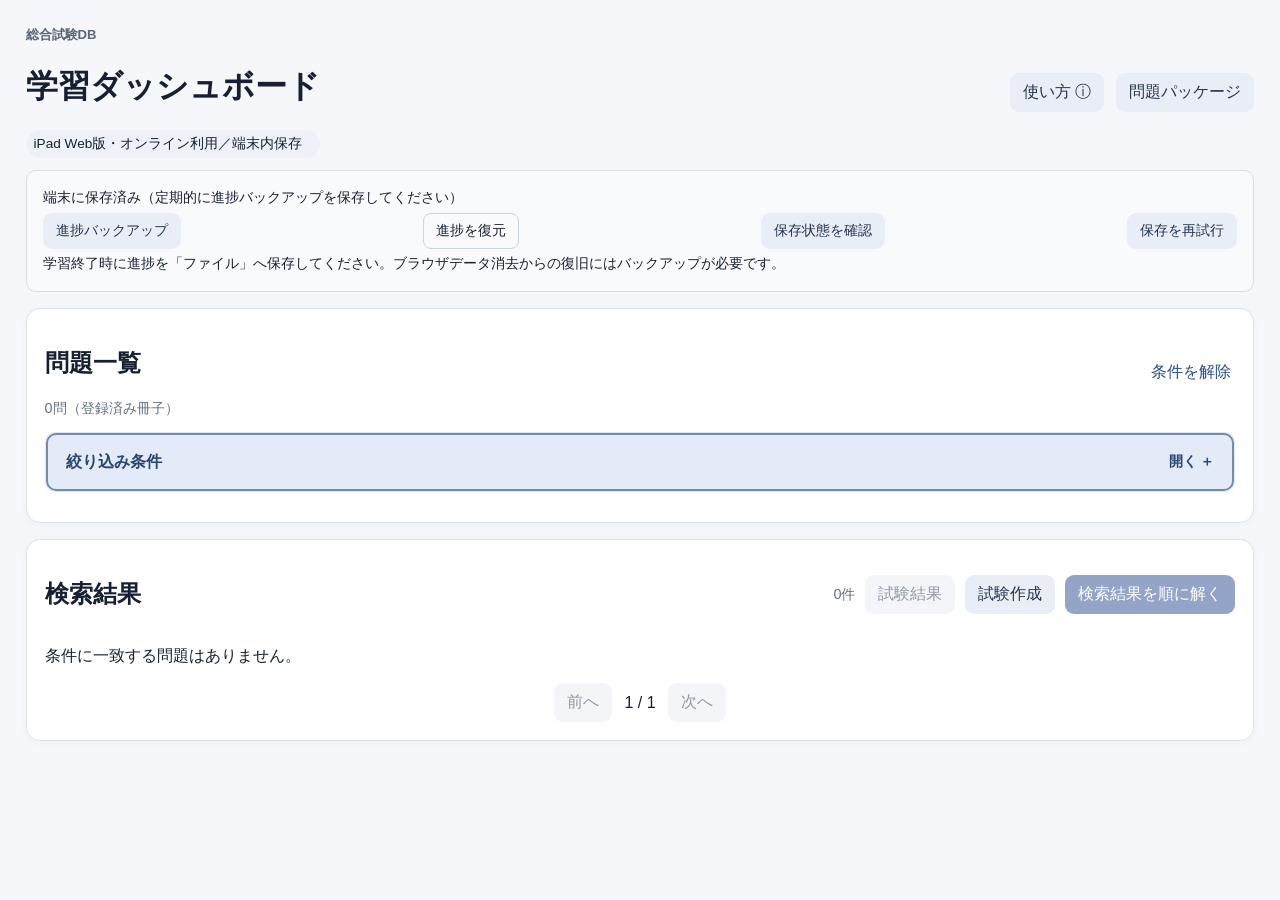
<file: ipad/index.html>
<!doctype html><html lang="ja"><head><meta charset="utf-8"><meta name="viewport" content="width=device-width,initial-scale=1"><title>総合試験 学習ツール iPad Web版</title><link rel="stylesheet" href="styles.css?rev=serial-context-20260929"><link rel="stylesheet" href="web.css?rev=filters-20261016"></head><body><div id="web-startup" role="status">保存領域を確認しています…</div><main>
<header class="topbar"><div><div class="eyebrow">総合試験DB</div><h1>学習ダッシュボード</h1><div id="offline-badge" class="offline">保存状態を確認中</div></div><div class="top-actions"><button id="open-help" class="secondary">使い方 ⓘ</button><button id="open-packages" class="secondary">問題パッケージ</button><button id="nav-back" class="secondary" hidden>前の一覧へ戻る</button><button id="go-home" class="secondary" hidden>トップへ</button></div></header><section class="web-storage"><p id="web-save-status" role="status">端末保存の準備中</p><div class="controls"><button id="web-backup" class="secondary">進捗バックアップ</button><label class="secondary web-file-button">進捗を復元<input type="file" id="web-restore" accept=".json,application/json"></label><button id="web-persist" class="secondary">保存状態を確認</button><button id="web-retry-save" class="secondary">保存を再試行</button></div><p id="web-backup-note" role="status">学習終了時に進捗を「ファイル」へ保存してください。ブラウザデータ消去からの復旧にはバックアップが必要です。</p></section>
<section id="list-view"><section class="panel filters"><div class="section-title"><div><h2 id="list-title">問題一覧</h2><div id="list-scope" class="muted"></div></div><button id="clear-filters" class="linklike">条件を解除</button></div>
<details id="filter-details" class="filter-disclosure"><summary><span>絞り込み条件</span><span class="filter-toggle-label"><span class="filter-open-label">開く ＋</span><span class="filter-close-label">閉じる −</span></span></summary><div class="keyword-row"><label>キーワード検索<input id="f-keyword" placeholder="問題コード・本文・選択肢・試験名・疾患" aria-describedby="keyword-help"><small id="keyword-help" class="muted">スペース区切りでAND検索</small></label></div>
<fieldset class="filter-group"><legend>試験</legend><div class="exam-fields"><fieldset class="exam-options"><legend>期</legend><div id="f-term" class="exam-checks"></div></fieldset><fieldset class="exam-options"><legend>I / II / III</legend><div id="f-session" class="exam-checks"></div></fieldset><fieldset class="exam-options"><legend>本試 / 再試</legend><div id="f-type" class="exam-checks"></div></fieldset><fieldset class="exam-options"><legend>前半 / 後半</legend><div id="f-half" class="exam-checks"></div></fieldset><fieldset class="exam-options"><legend>冊子</legend><div id="f-booklet" class="exam-checks"></div></fieldset></div><p class="filter-help">複数選択できます。未選択の項目はすべて表示します。</p></fieldset>
<fieldset class="filter-group classification-group"><legend>問題の分類</legend><div class="classification-fields"><label>問題区分<select id="f-category"><option value="">すべて</option><option value="general">一般問題</option><option value="clinical">臨床問題</option><option value="__unclassified__">未判定</option></select></label>
<div class="facet-row"><div class="facet"><details id="department-details" class="facet-disclosure"><summary class="facet-head"><strong>診療科</strong><span id="department-summary" class="muted">未選択</span></summary><input id="department-search" placeholder="23分類を検索"><div id="department-options" class="checklist"></div><label class="inline-check"><input type="checkbox" id="department-unclassified">診療科未分類</label><div class="facet-actions"><button id="apply-departments" class="secondary">適用</button><button id="clear-departments" class="linklike">全解除</button></div></details></div>
<div class="facet"><details id="disease-details" class="facet-disclosure"><summary class="facet-head"><strong>疾患名</strong><span id="disease-scope" class="muted"></span></summary><input id="disease-search" placeholder="現在の結果内を検索"><div id="disease-options" class="checklist"></div><label class="inline-check"><input type="checkbox" id="disease-unclassified">疾患未分類</label><div class="facet-actions"><button id="apply-diseases" class="secondary">適用</button><button id="clear-diseases" class="linklike">疾患条件だけをクリアして選び直す</button></div></details><div id="selected-disease-tags" class="chips"></div></div></div></div></fieldset><fieldset class="filter-group display-settings"><legend>学習・表示設定</legend><div class="display-fields"><label>学習状態<select id="f-learning"><option value="">すべて</option><option value="unanswered">未回答</option><option value="answered">回答済み</option><option value="ever_wrong">誤答経験あり</option></select></label><label>表示モード<select id="f-mode"><option value="explore">探索表示</option><option value="exam">試験形式入口</option></select></label><label>並び順<select id="f-sort"><option value="number">期・試験・冊子・問題番号順</option><option value="last">最終回答日時順</option><option value="wrong">誤答回数順</option><option value="review_asc">次回復習・早い順</option><option value="review_desc">次回復習・遅い順</option></select></label><label>1ページの表示数<select id="f-page-size"><option>10</option><option>20</option><option>50</option></select></label></div></fieldset><fieldset class="filter-group display-settings"><legend>復習用の絞り込み</legend><div class="review-filter-grid"><fieldset><legend>誤答回数</legend><div class="count-range"><label>以上<input id="f-wrong-min" type="number" min="0" step="1" placeholder="指定なし"></label><label>以下<input id="f-wrong-max" type="number" min="0" step="1" placeholder="指定なし"></label></div></fieldset><fieldset><legend>正答回数</legend><div class="count-range"><label>以上<input id="f-correct-min" type="number" min="0" step="1" placeholder="指定なし"></label><label>以下<input id="f-correct-max" type="number" min="0" step="1" placeholder="指定なし"></label></div></fieldset><fieldset><legend>現在の連続正解数</legend><div class="count-range"><label>以上<input id="f-streak-min" type="number" min="0" step="1" placeholder="指定なし"></label><label>以下<input id="f-streak-max" type="number" min="0" step="1" placeholder="指定なし"></label></div></fieldset></div><div class="overcome-controls"><label class="inline-check"><input id="f-exclude-overcome" type="checkbox">克服した問題を除外</label><label>連続正解<input id="f-overcome-count" type="number" min="1" step="1" value="3">回以上</label></div><p class="muted">採点済みの履歴から集計します。同じ日の正解も数え、不正解・採点保留で連続数をリセットします。各条件はすべて満たす問題を表示します。</p><div id="f-flags" class="question-flags"></div><button id="rename-flags" class="linklike">フラグ名を変更</button><p class="muted">フラグは複数選択できます。選んだいずれかのフラグを持つ問題を表示します。</p></fieldset></details><div id="active-filters" class="chips"></div></section><p id="editor-notice" class="muted" role="status"></p>
<section id="search-results-panel" class="panel"><div class="section-title"><h2>検索結果</h2><div class="result-actions"><span id="result-count" class="muted"></span><button id="show-exam-results" class="secondary" disabled>試験結果</button><button id="start-exam" class="secondary">試験作成</button><button id="resume-exam" class="secondary" hidden>試験を再開</button><button id="start-search-sequence">検索結果を順に解く</button></div></div><div id="origin-card" class="origin-card" hidden></div><div id="question-list"></div><div class="pager"><button id="prev-page" class="secondary">前へ</button><span id="page-info"></span><button id="next-page" class="secondary">次へ</button></div></section></section>
<section id="exam-results" class="panel" hidden></section><section id="exercise-view" hidden><section class="panel exercise"><div id="exam-session-bar" class="exam-session-bar" hidden><strong id="exam-session-status"></strong><button id="finish-exam">採点する</button></div><div class="exercise-head"><div><div id="position" class="eyebrow"></div><div id="code" class="muted"></div></div><div class="exercise-actions"><button id="related-back" class="secondary" hidden>関連移動前の問題へ戻る</button><span id="progress" class="pill"></span><button id="edit-current-question" class="secondary">この問題を編集</button></div></div><div class="related-return-slot" id="related-return-slot"></div><div id="search-sequence-nav" class="search-sequence-nav" hidden><div id="search-position-controls" class="search-position-controls"><button id="previous-question" class="secondary">前の問題</button><span id="search-position" aria-live="polite"></span><button id="next-question" class="secondary">次の問題</button></div><button id="return-search-results" class="linklike">検索結果に戻る</button></div><div id="question-flags" class="question-flags" aria-label="問題のフラグ"></div><p id="flag-save-status" class="muted" role="status"></p><details class="support"><summary>確認情報</summary><div id="confirmation"></div></details><div id="serial-context" class="context" hidden></div><div id="stem" class="prose"></div><section id="additional-info-section" hidden aria-labelledby="additional-info-title"><h3 id="additional-info-title">追加提示情報</h3><div id="additional-info" class="prose"></div></section><div id="prompt" class="prompt"></div><div id="figure-status" class="figure-status"></div><div id="figure-box" class="figure-box" hidden></div><div id="selection-hint" class="muted"></div><div id="choices"></div><div class="confidence-control"><div class="confidence-heading"><span id="confidence-label">信頼度（任意）</span><small id="confidence-help">解答前に設定してください</small></div><select id="confidence" hidden aria-hidden="true" tabindex="-1"><option value="">未選択</option><option value="confident">確信あり</option><option value="uncertain">迷った</option><option value="guess">推測</option></select><div id="confidence-buttons" class="confidence-buttons" role="radiogroup" aria-labelledby="confidence-label" aria-describedby="confidence-help"><button type="button" role="radio" data-confidence="confident" aria-checked="false" tabindex="-1"><span class="confidence-check" aria-hidden="true">✓</span><span>確信あり</span></button><button type="button" role="radio" data-confidence="uncertain" aria-checked="false" tabindex="-1"><span class="confidence-check" aria-hidden="true">✓</span><span>迷った</span></button><button type="button" role="radio" data-confidence="guess" aria-checked="false" tabindex="-1"><span class="confidence-check" aria-hidden="true">✓</span><span>推測</span></button><button type="button" role="radio" data-confidence="" aria-checked="true" tabindex="0"><span class="confidence-check" aria-hidden="true">✓</span><span>未選択</span></button></div></div><div class="controls"><button id="submit">解答する</button><button id="skip" class="secondary">この問題を飛ばす</button></div><div id="result" class="result" hidden></div><section id="after-answer" hidden><p id="answer-confidence" class="confidence-result"></p><section class="learning-block"><h2>疾患</h2><div id="answer-diseases"></div></section><section class="learning-block"><h2>解説</h2><div id="explanation"></div><div id="explanation-images" class="figure-box"></div></section><section class="learning-block"><h2>出題意図</h2><div id="intent"></div></section><section class="learning-block"><h2>学習要点</h2><div id="learning-points"></div></section><fieldset id="error-reasons"><legend>誤答理由（任意）</legend><label><input type="checkbox" name="error-reason" value="knowledge_gap"><span>知識不足</span></label><label><input type="checkbox" name="error-reason" value="differential_confusion"><span>鑑別の混同</span></label><label><input type="checkbox" name="error-reason" value="image_interpretation"><span>画像判断</span></label><label><input type="checkbox" name="error-reason" value="misreading"><span>読み違い</span></label><label><input type="checkbox" name="error-reason" value="calculation_unit"><span>計算・単位</span></label><label><input type="checkbox" name="error-reason" value="selection_error"><span>選択操作</span></label><label><input type="checkbox" name="error-reason" value="other"><span>その他</span></label><textarea id="error-note" rows="3" placeholder="自由記述"></textarea><button id="save-error" class="secondary">誤答理由を保存</button></fieldset><div class="learning-block"><h2>次回復習</h2><div class="review-controls"><input type="date" id="review-date"><button id="save-review" class="secondary">保存</button><button id="clear-review" class="linklike" disabled>復習日を解除</button></div></div><p id="learning-save-status" class="muted" role="status"></p><div class="link-columns"><div><h3>同一問題の出題先</h3><div id="answer-same-links"></div></div><div><h3>関連問題</h3><div id="answer-related-links"></div></div></div></section></section></section>
<dialog id="flag-name-dialog"><form id="flag-name-form"><h2>フラグ名を変更</h2><p>登録済みの問題との対応は維持されます。1〜30文字、重複しない名前を設定してください。</p><div id="flag-name-inputs"></div><p id="flag-name-error" role="alert"></p><div class="controls"><button type="submit">保存</button><button type="button" id="flag-name-cancel" class="secondary">キャンセル</button></div></form></dialog><dialog id="exam-review-dialog" aria-labelledby="exam-review-title"><div class="review-modal-header"><h2 id="exam-review-title"></h2><button id="exam-review-close" class="secondary" aria-label="問題の確認を閉じる">× 閉じる</button></div><div id="exam-review-body"></div></dialog><dialog id="exam-setup"><form id="exam-setup-form"><h2>試験モード</h2><p id="exam-setup-description"></p><label>出題数<input id="exam-count" type="number" min="1" step="1" required></label><label>出題順<select id="exam-order"><option value="list">現在の並び順</option><option value="random">ランダム</option></select></label><p class="muted">現在の検索結果から出題します。途中では解答・解説を表示しません。「採点する」で未回答を残して終了できます。正答率の分母は出題数です。回答時間は試験画面を表示していた時間です。</p><div class="controls"><button type="submit">開始する</button><button type="button" id="exam-setup-cancel" class="secondary">キャンセル</button></div></form></dialog><dialog id="image-viewer" aria-labelledby="image-viewer-title"><div class="image-viewer-shell"><div class="image-viewer-bar"><h2 id="image-viewer-title">問題画像</h2><div class="image-viewer-controls" aria-label="画像の表示操作"><button type="button" id="image-zoom-out" class="secondary" aria-label="縮小">−</button><button type="button" id="image-zoom-reset" class="secondary">全体表示</button><button type="button" id="image-zoom-in" class="secondary" aria-label="拡大">＋</button><button type="button" id="image-viewer-close" aria-label="画像を閉じる">×</button></div></div><div id="image-viewer-stage" class="image-viewer-stage" tabindex="0" aria-label="拡大画像。ホイールで拡大縮小、ドラッグで移動できます"><img id="image-viewer-image" alt=""></div><p class="image-viewer-help">ホイールまたは＋−で拡大縮小・ドラッグで移動・0で全体表示・Escで閉じる</p></div></dialog>
<dialog id="help-dialog" aria-label="使い方"><iframe id="help-frame" title="使い方の説明" data-src="help.html?rev=bundle-20261016"></iframe></dialog><dialog id="web-package-dialog"><div class="section-title"><h2>問題パッケージ</h2><button id="web-close-packages" class="secondary">閉じる・学習へ戻る</button></div><p>ZIPはこの端末内で処理し、サーバーへ送信しません。初版は問題の編集・書き出しに対応しません。元のZIPは保管してください。</p><p>冊子ZIP・冊子ZIPを集めたまとめZIPを取り込めます。複数選択可。まとめZIPは300MB・100冊以内、入れ子は1階層まで。冊子ZIPは1冊100MB以内、展開後合計600MB以内です。大容量の場合は分けて取り込んでください。</p><input type="file" id="web-files" multiple accept=".zip,application/zip"><button id="web-import">選択したZIPを取り込む</button><p id="web-package-status" role="status"></p><div class="controls"><label>並び順<select id="web-sort"><option value="title">タイトル名</option><option value="registration">登録順</option></select></label><label>方向<select id="web-direction"><option value="asc">昇順</option><option value="desc">降順</option></select></label></div><div id="web-packages"></div></dialog></main><script src="jszip.min.js"></script><script src="web-store.js"></script><script src="package-reader.js?rev=bundle-20261016"></script><script src="boot.js?rev=bundle-20261016"></script></body></html>
</file>
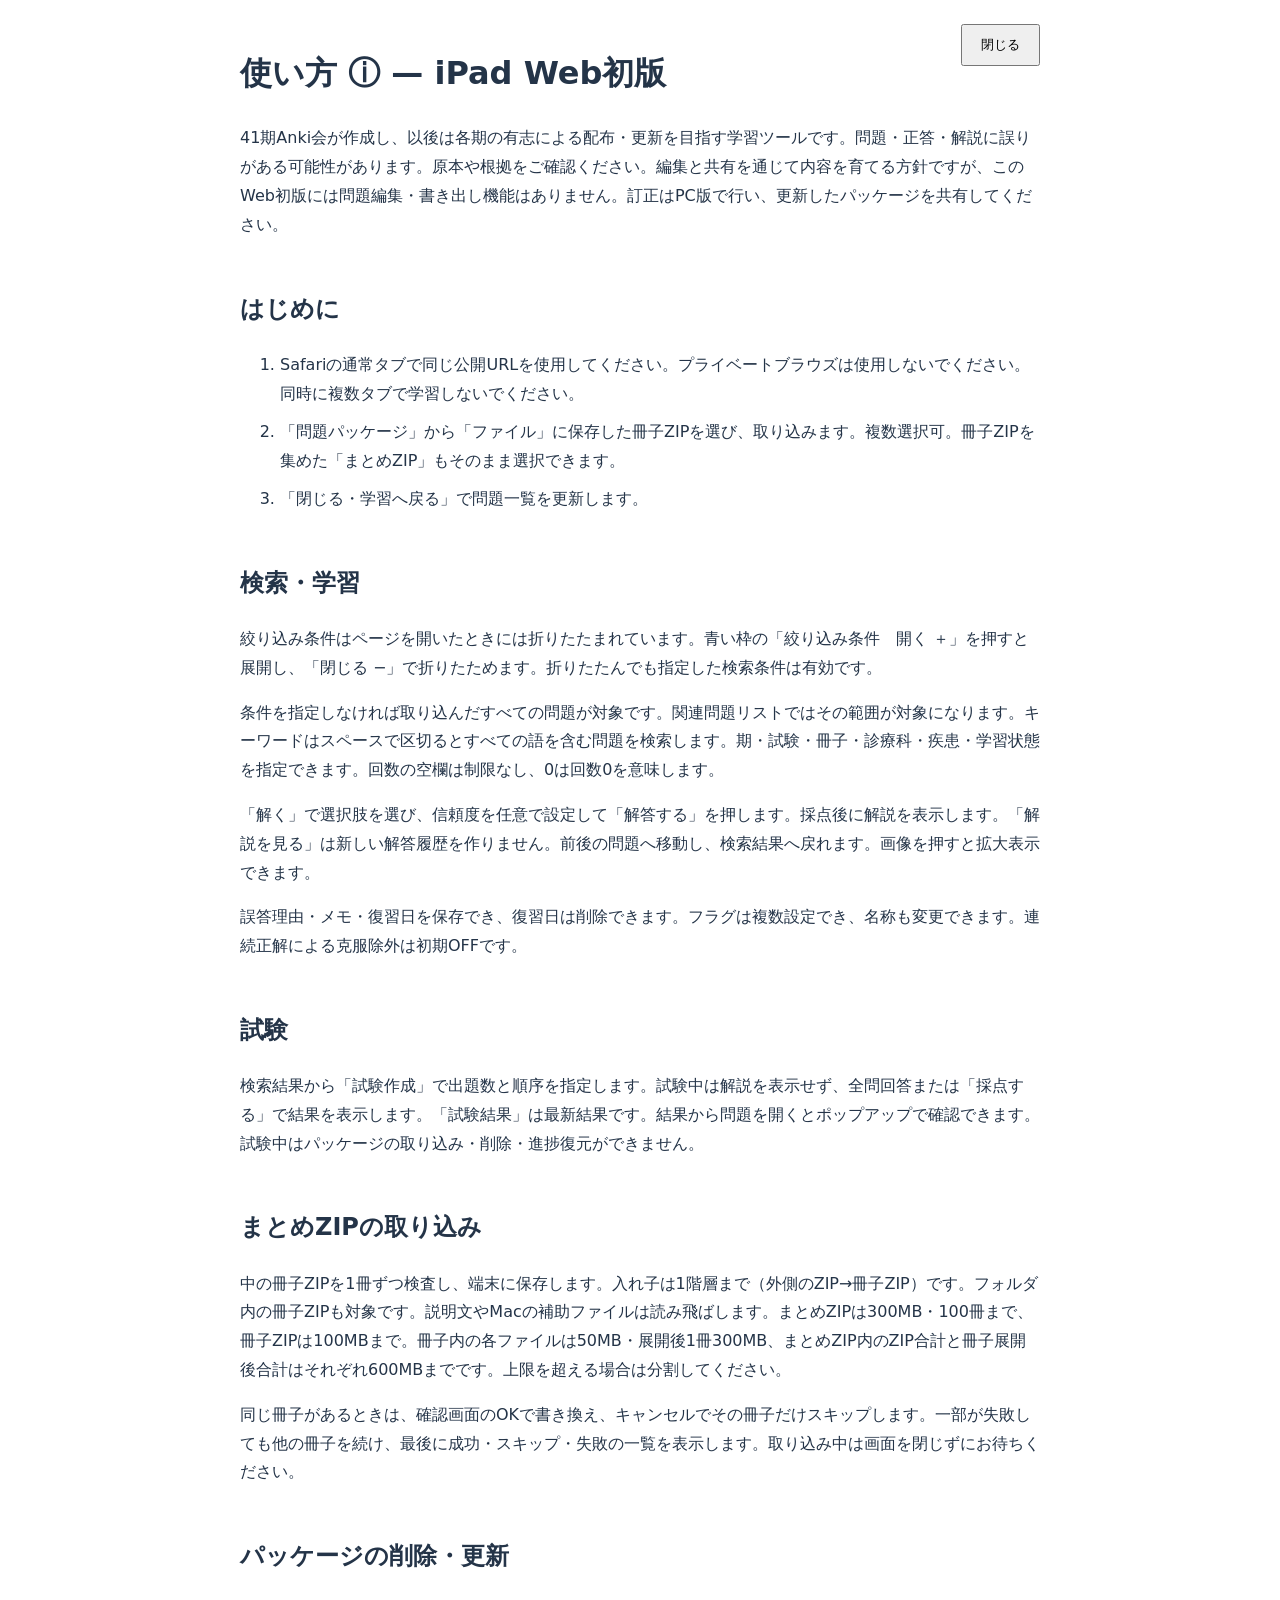
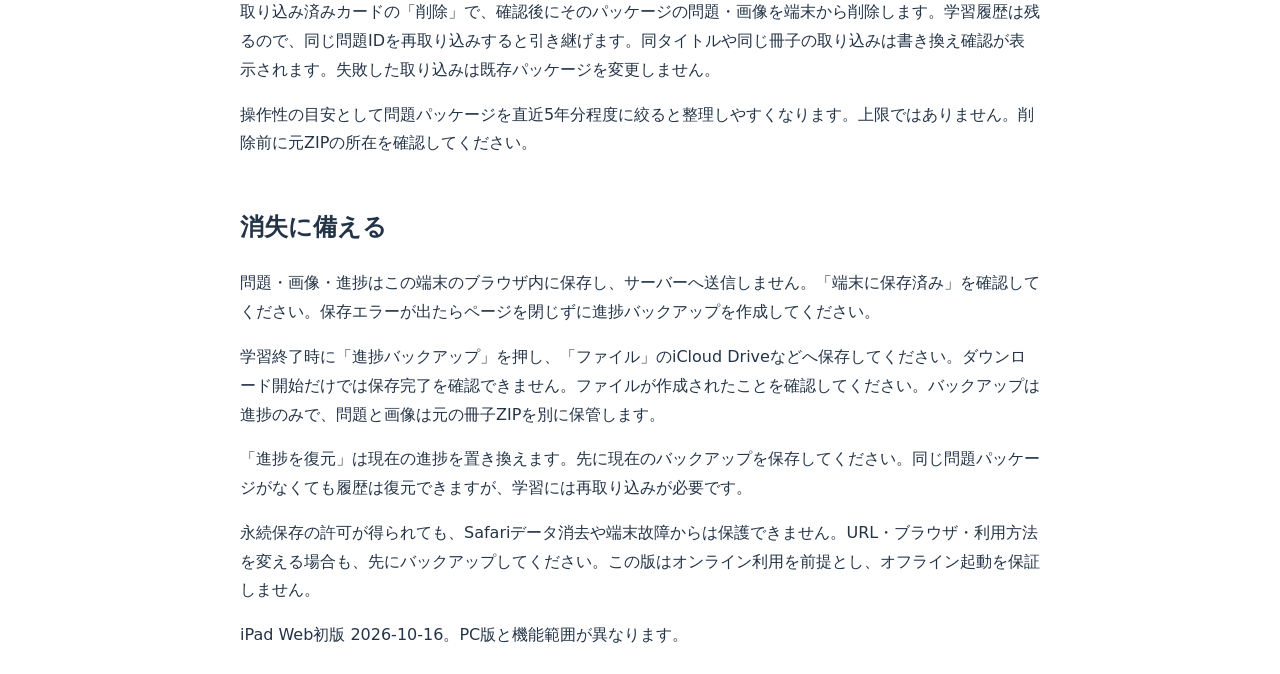
<file: ipad/help.html>
<!doctype html><html lang="ja"><meta charset="utf-8"><meta name="viewport" content="width=device-width,initial-scale=1"><title>iPad Web版の使い方</title><style>body{font:16px/1.8 system-ui,sans-serif;max-width:800px;margin:auto;padding:24px;color:#243448}h2{margin-top:2em}button{padding:10px 18px;position:sticky;top:8px;float:right}li{margin:.6em 0}</style><button id="close">閉じる</button><h1>使い方 ⓘ — iPad Web初版</h1><p>41期Anki会が作成し、以後は各期の有志による配布・更新を目指す学習ツールです。問題・正答・解説に誤りがある可能性があります。原本や根拠をご確認ください。編集と共有を通じて内容を育てる方針ですが、このWeb初版には問題編集・書き出し機能はありません。訂正はPC版で行い、更新したパッケージを共有してください。</p><h2>はじめに</h2><ol><li>Safariの通常タブで同じ公開URLを使用してください。プライベートブラウズは使用しないでください。同時に複数タブで学習しないでください。</li><li>「問題パッケージ」から「ファイル」に保存した冊子ZIPを選び、取り込みます。複数選択可。冊子ZIPを集めた「まとめZIP」もそのまま選択できます。</li><li>「閉じる・学習へ戻る」で問題一覧を更新します。</li></ol><h2>検索・学習</h2><p>絞り込み条件はページを開いたときには折りたたまれています。青い枠の「絞り込み条件　開く ＋」を押すと展開し、「閉じる −」で折りたためます。折りたたんでも指定した検索条件は有効です。</p><p>条件を指定しなければ取り込んだすべての問題が対象です。関連問題リストではその範囲が対象になります。キーワードはスペースで区切るとすべての語を含む問題を検索します。期・試験・冊子・診療科・疾患・学習状態を指定できます。回数の空欄は制限なし、0は回数0を意味します。</p><p>「解く」で選択肢を選び、信頼度を任意で設定して「解答する」を押します。採点後に解説を表示します。「解説を見る」は新しい解答履歴を作りません。前後の問題へ移動し、検索結果へ戻れます。画像を押すと拡大表示できます。</p><p>誤答理由・メモ・復習日を保存でき、復習日は削除できます。フラグは複数設定でき、名称も変更できます。連続正解による克服除外は初期OFFです。</p><h2>試験</h2><p>検索結果から「試験作成」で出題数と順序を指定します。試験中は解説を表示せず、全問回答または「採点する」で結果を表示します。「試験結果」は最新結果です。結果から問題を開くとポップアップで確認できます。試験中はパッケージの取り込み・削除・進捗復元ができません。</p><h2>まとめZIPの取り込み</h2><p>中の冊子ZIPを1冊ずつ検査し、端末に保存します。入れ子は1階層まで（外側のZIP→冊子ZIP）です。フォルダ内の冊子ZIPも対象です。説明文やMacの補助ファイルは読み飛ばします。まとめZIPは300MB・100冊まで、冊子ZIPは100MBまで。冊子内の各ファイルは50MB・展開後1冊300MB、まとめZIP内のZIP合計と冊子展開後合計はそれぞれ600MBまでです。上限を超える場合は分割してください。</p><p>同じ冊子があるときは、確認画面のOKで書き換え、キャンセルでその冊子だけスキップします。一部が失敗しても他の冊子を続け、最後に成功・スキップ・失敗の一覧を表示します。取り込み中は画面を閉じずにお待ちください。</p><h2>パッケージの削除・更新</h2><p>取り込み済みカードの「削除」で、確認後にそのパッケージの問題・画像を端末から削除します。学習履歴は残るので、同じ問題IDを再取り込みすると引き継げます。同タイトルや同じ冊子の取り込みは書き換え確認が表示されます。失敗した取り込みは既存パッケージを変更しません。</p><p>操作性の目安として問題パッケージを直近5年分程度に絞ると整理しやすくなります。上限ではありません。削除前に元ZIPの所在を確認してください。</p><h2>消失に備える</h2><p>問題・画像・進捗はこの端末のブラウザ内に保存し、サーバーへ送信しません。「端末に保存済み」を確認してください。保存エラーが出たらページを閉じずに進捗バックアップを作成してください。</p><p>学習終了時に「進捗バックアップ」を押し、「ファイル」のiCloud Driveなどへ保存してください。ダウンロード開始だけでは保存完了を確認できません。ファイルが作成されたことを確認してください。バックアップは進捗のみで、問題と画像は元の冊子ZIPを別に保管します。</p><p>「進捗を復元」は現在の進捗を置き換えます。先に現在のバックアップを保存してください。同じ問題パッケージがなくても履歴は復元できますが、学習には再取り込みが必要です。</p><p>永続保存の許可が得られても、Safariデータ消去や端末故障からは保護できません。URL・ブラウザ・利用方法を変える場合も、先にバックアップしてください。この版はオンライン利用を前提とし、オフライン起動を保証しません。</p><footer>iPad Web初版 2026-10-16。PC版と機能範囲が異なります。</footer><script>const close=()=>parent.postMessage('exam-help-close',location.origin);document.getElementById('close').onclick=close;document.addEventListener('keydown',e=>{if(e.key==='Escape')close()});</script></html>
</file>
<file: ipad/styles.css>
:root{font-family:-apple-system,BlinkMacSystemFont,"Segoe UI",sans-serif;color:#172033;background:#f6f7fb}*{box-sizing:border-box}body{margin:0}main{max-width:1180px;margin:auto;padding:24px}.topbar,.section-title,.exercise-head,.facet-head,.controls,.pager,.top-actions{display:flex;justify-content:space-between;gap:12px;align-items:center}.panel{background:white;border:1px solid #dce1ea;border-radius:14px;padding:18px;margin:16px 0;box-shadow:0 2px 8px #00000008}.eyebrow{font-size:.82rem;font-weight:700;color:#596579}.muted{color:#637083;font-size:.9rem}.grid{display:grid;gap:12px}.filter-grid{grid-template-columns:repeat(auto-fit,minmax(160px,1fr))}label{display:grid;gap:5px;font-size:.9rem}input,select,textarea,button{font:inherit}input,select,textarea{padding:9px;border:1px solid #cbd2dc;border-radius:8px;background:white}button{padding:9px 13px;border:0;border-radius:9px;background:#294c8f;color:white;cursor:pointer}button.secondary{background:#e9edf5;color:#24344d}button.linklike{background:none;color:#294c8f;padding:4px}.facet-row{display:grid;grid-template-columns:1fr 1fr;gap:14px;margin-top:14px}.facet{border:1px solid #e1e5eb;border-radius:10px;padding:12px}.checklist{max-height:200px;overflow:auto;margin:8px 0}.checklist label,.inline-check{display:flex;gap:8px;align-items:center;padding:5px}.facet-actions,.chips{display:flex;gap:7px;flex-wrap:wrap;margin-top:8px}.chip{background:#eef2f8;border:1px solid #d0d8e5;border-radius:999px;padding:5px 9px;font-size:.85rem}.qrow{display:grid;grid-template-columns:1.3fr 2.5fr 1.4fr 1fr auto;gap:12px;padding:14px 4px;border-top:1px solid #e5e8ee;align-items:start}.qrow:first-child{border-top:0}.qpos{font-weight:700}.qtext{line-height:1.5}.badges{display:flex;gap:5px;flex-wrap:wrap}.badge,.pill{display:inline-block;background:#eef2f8;border-radius:999px;padding:3px 8px;font-size:.8rem}.badge.provisional{border:1px dashed #9aa6b8}.relation-link{background:none;padding:0;color:#294c8f;text-decoration:underline}.origin-card{padding:12px;background:#f3f6fb;border-radius:10px;margin-bottom:12px}.exercise{max-width:850px;margin:16px auto}.context{background:#f3f6fb;border-left:4px solid #7989a8;padding:12px;margin:12px 0;line-height:1.65}.prose,.prompt{line-height:1.7}.prompt{font-weight:700;font-size:1.08rem;margin:14px 0}.choice{display:flex;gap:10px;padding:11px;border:1px solid #dce1ea;border-radius:10px;margin:8px 0}.figure-status{margin:12px 0;padding:10px;background:#f8f9fb;border-radius:8px}.figure-box img{max-width:100%;border-radius:10px;border:1px solid #dce1ea}.result{padding:14px;border-radius:10px;margin-top:14px;font-weight:700}.result.correct{background:#e9f8ef}.result.incorrect{background:#fff0ee}.result.hold{background:#fff7df}.learning-block{margin-top:20px;border-top:1px solid #e3e7ee;padding-top:14px}.option-reason{padding:8px 0;border-top:1px solid #edf0f4}.source-note{font-size:.85rem;color:#596579;margin-top:8px}.support{font-size:.88rem;color:#4f5b6d}.link-columns{display:grid;grid-template-columns:1fr 1fr;gap:16px}.pager{justify-content:center}.offline{font-size:.85rem;padding:5px 8px;border-radius:999px;background:#eef2f8}.warning{border-left:4px solid #d39b2a;background:#fff8e8;padding:10px}.steroid-note{border:1px solid #d39b2a;background:#fff8e8;border-radius:10px;padding:12px;margin:12px 0}.nav-list a{display:block;padding:8px 0}.search-scope{font-size:.86rem;color:#596579}.hidden{display:none!important}@media(max-width:760px){main{padding:12px}.facet-row,.link-columns{grid-template-columns:1fr}.qrow{grid-template-columns:1fr}.qrow .actions{display:flex;gap:8px}.topbar{align-items:flex-start}.filter-grid{grid-template-columns:1fr 1fr}}

.keyword-row,.exam-fields{display:grid;grid-template-columns:repeat(3,minmax(0,1fr));gap:14px}.keyword-row>label{grid-column:span 2}.filter-group{margin:18px 0 0;border:1px solid #dfe5ee;border-radius:12px;padding:16px;min-width:0}.filter-group>legend{font-size:.86rem;font-weight:650;color:#4b5d76;padding:0 7px}.classification-fields{display:grid;grid-template-columns:repeat(3,minmax(0,1fr));gap:14px;align-items:start}.classification-fields .facet-row{grid-column:span 2;margin:0}.classification-fields .facet{min-width:0;padding:0;border:0}.classification-fields .facet-head{min-height:24px;margin-bottom:5px;flex-wrap:wrap}.classification-fields .facet>input{width:100%}.display-settings{background:#f7f8fa;border-color:#edf0f4}.display-settings>legend,.display-settings label{color:#758092;font-size:.82rem}.display-fields{display:grid;grid-template-columns:repeat(4,minmax(0,1fr));gap:14px}.display-settings input,.display-settings select{background:#fafbfc;padding:7px}.actions{display:flex;flex-direction:column;gap:6px}.actions .edit-question{align-self:center}button:disabled{cursor:not-allowed;opacity:.5}dialog{width:min(850px,94vw);max-height:92vh;border:1px solid #dce1ea;border-radius:16px;padding:24px;color:#172033}dialog::backdrop{background:#17203366}#edit-form>label,#edit-intents>label{margin:14px 0}#edit-form textarea{resize:vertical;width:100%}.edit-choice{background:#f7f9fc;border:1px solid #e3e8f0;border-radius:10px;padding:12px;margin:10px 0}.edit-choice>label{margin:7px 0}.editor-options{display:grid;grid-template-columns:repeat(2,minmax(0,1fr));max-height:230px;overflow:auto}.editor-footer{position:sticky;bottom:-24px;background:white;padding:12px 0 18px;border-top:1px solid #e3e8f0}.editor-footer p{font-size:.85rem;color:#5c6980}.editor-footer .controls{justify-content:flex-end}#edit-form fieldset{border:1px solid #dce1ea;border-radius:10px;margin-top:16px}@media(max-width:760px){.keyword-row>label{grid-column:1/-1}.classification-fields{grid-template-columns:1fr}.classification-fields .facet-row{grid-column:auto}.exam-fields{grid-template-columns:repeat(3,minmax(0,1fr))}.display-fields{grid-template-columns:repeat(2,minmax(0,1fr))}.editor-options{grid-template-columns:1fr}.actions{flex-direction:row}dialog{padding:16px}.editor-footer{bottom:-16px}}

.keyword-row{padding:0 17px}.filter-group label{min-width:0}.filter-group select{width:100%;min-width:0}@media(max-width:760px){.keyword-row{padding:0}}

.filter-disclosure>summary{cursor:pointer;font-weight:650;color:#405575;padding:12px 2px;list-style-position:inside}.filter-disclosure>summary::marker{color:#8a97aa}.keyword-row{display:flex;justify-content:center;padding-top:8px}.keyword-row>label{width:calc((100% - 14px)/3*2 + 4.6666667px);text-align:center}.keyword-row input{width:100%;text-align:center}.exam-options{border:0;margin:0;padding:0;min-width:0}.exam-options>legend{padding:0;margin-bottom:6px;font-size:.9rem}.exam-checks{display:flex;gap:6px 12px;flex-wrap:wrap;align-items:center}.exam-checks .inline-check{padding:5px 0}.exam-checks input{accent-color:#294c8f;flex-shrink:0}.filter-help{font-size:.8rem;color:#748093;margin:10px 0 0}.facet-disclosure>summary{cursor:pointer;border:1px solid #dfe5ee;border-radius:8px;padding:9px;list-style:none}.facet-disclosure>summary:before{content:'▸';color:#77869b}.facet-disclosure[open]>summary:before{content:'▾'}.facet-disclosure>summary strong{margin-right:auto}.facet-disclosure>input{width:100%;margin-top:8px}.facet-disclosure .facet-head{justify-content:flex-start;gap:8px}.facet-disclosure .muted{font-size:.78rem}.filter-disclosure:not([open])+ .chips{margin-top:12px}@media(max-width:760px){.keyword-row>label{width:100%}.exam-fields{grid-template-columns:1fr}.exam-options{border-bottom:1px solid #edf0f4;padding-bottom:8px}.exam-options:last-child{border-bottom:0;padding-bottom:0}.exam-checks{gap:6px 16px}}

@media(min-width:761px){.exam-fields{grid-template-columns:repeat(4,minmax(0,1fr))}}

/* 控えめな外枠で、折りたたまれる範囲を示す。 */
.filter-disclosure{margin-top:14px;border:1px solid #e2e6ec;border-radius:10px;background:#fafbfc;padding:0 14px 14px}
.filter-disclosure>summary{margin:0 -14px;padding:11px 14px;color:#526174;font-size:.9rem;font-weight:600;border-radius:10px;transition:background-color .15s}
.filter-disclosure>summary:hover{background:#f1f4f7}
.filter-disclosure>summary:focus-visible{outline:2px solid #8294ad;outline-offset:2px}
.filter-disclosure[open]>summary{border-bottom:1px solid #e8ebef;border-radius:10px 10px 0 0;margin-bottom:14px}
.filter-disclosure:not([open]){padding-bottom:0}
.filter-disclosure .filter-group{background:#fff}
.filter-disclosure .display-settings{background:#f7f8fa}
.result-actions,.search-sequence-nav,.search-position-controls{display:flex;align-items:center;gap:10px}.search-sequence-nav{position:sticky;top:max(8px,env(safe-area-inset-top));z-index:10;justify-content:center;flex-wrap:wrap;margin:0 0 18px;padding:10px;border:1px solid #dfe5ee;border-radius:10px;background:#f7f9fcf2;box-shadow:0 3px 10px #17203314;backdrop-filter:blur(6px)}.search-position-controls span{min-width:9em;text-align:center;font-weight:650}@media(max-width:760px){.result-actions{align-items:flex-end;flex-direction:column}.search-sequence-nav{top:max(4px,env(safe-area-inset-top));gap:6px;padding:7px;margin-bottom:12px}.search-position-controls{width:100%;display:grid;grid-template-columns:auto minmax(6.5em,1fr) auto;gap:6px}.search-position-controls span{min-width:0}.search-sequence-nav button{padding:7px 9px}.search-sequence-nav>.linklike{font-size:.86rem}}
.exercise-actions,.add-disease{display:flex;align-items:center;gap:10px;flex-wrap:wrap}.disease-editor{display:block}.edit-disease-row{display:grid;grid-template-columns:auto minmax(0,1fr);align-items:end;gap:8px;padding:8px;border-top:1px solid #edf0f4}.edit-disease-row:first-child{border-top:0}.edit-disease-row label:last-child input{width:100%}.add-disease{margin:10px 0}.add-disease label{flex:1;min-width:220px}@media(max-width:760px){.exercise-head{align-items:flex-start}.exercise-actions{justify-content:flex-end}.edit-disease-row{grid-template-columns:1fr}}
.edit-image-row{display:grid;grid-template-columns:minmax(0,150px) minmax(0,1fr) auto;gap:12px;align-items:start;padding:12px 0;border-top:1px solid #e3e8f0}.edit-image-row:first-child{border-top:0}.edit-image-row img{display:block;width:auto;height:auto;max-width:150px;max-height:110px;object-fit:contain;background:#f3f5f8;border:1px solid #dce1ea;border-radius:8px}.edit-image-fields{display:grid;gap:8px}.edit-image-fields label{margin:0}.edit-image-actions{display:grid;gap:6px}.file-button{display:inline-flex;width:max-content;cursor:pointer}.file-button input{position:absolute;width:1px;height:1px;opacity:0;pointer-events:none}.edit-image-add{display:inline-flex;align-items:center;gap:8px;margin-top:12px}@media(max-width:760px){.edit-image-row{grid-template-columns:minmax(0,100px) minmax(0,1fr)}.edit-image-row img{max-width:100px;max-height:90px}.edit-image-actions{grid-column:1/-1;display:flex;flex-wrap:wrap}}
.package-kit-links{display:flex;gap:10px;flex-wrap:wrap;align-items:center}.package-kit-links a{display:inline-block;padding:8px 11px;border:1px solid #cad3e1;border-radius:8px;color:#294c8f;text-decoration:none}.package-meta{display:grid;grid-template-columns:repeat(2,minmax(0,1fr));gap:12px}.package-meta .wide{grid-column:1/-1}.package-booklets{display:grid;grid-template-columns:repeat(auto-fill,minmax(210px,1fr));gap:8px;max-height:360px;overflow:auto;border:1px solid #e1e5eb;border-radius:10px;padding:10px}.package-booklet{display:flex;gap:8px;align-items:flex-start;padding:8px;background:#f8f9fb;border-radius:8px}.package-booklet span{display:grid}.package-booklet small{color:#637083}.package-select-actions,.package-controls{display:flex;gap:8px;margin:12px 0;justify-content:flex-start}.package-report{padding:10px 0;line-height:1.6}.warning-inline{color:#8a5310;font-weight:650}@media(max-width:760px){.package-meta{grid-template-columns:1fr}.package-meta .wide{grid-column:auto}.top-actions{flex-wrap:wrap;justify-content:flex-end}}
.installed-packages{display:grid;grid-template-columns:repeat(auto-fill,minmax(210px,1fr));align-content:start;gap:8px;height:320px;min-height:150px;max-height:min(72vh,900px);overflow:auto;resize:vertical;border:1px solid #dfe5ee;border-radius:10px;padding:8px}.installed-package{display:grid;align-content:start;gap:5px;min-width:0;border:1px solid #dfe5ee;border-radius:9px;padding:9px;background:#fff}.installed-package>span{font-size:.78rem;color:#637083;white-space:nowrap;overflow:hidden;text-overflow:ellipsis}.installed-package>div{display:flex;gap:6px;flex-wrap:wrap}.installed-package button{padding:6px 8px;font-size:.78rem}.package-tile-actions{margin-top:3px}.package-delete-confirm{grid-column:1/-1;display:grid!important;gap:7px;padding:8px;background:#fff5ef;border:1px solid #dc9b77;border-radius:7px;font-size:.8rem}.package-delete-confirm[hidden]{display:none!important}
.package-sort{display:flex;gap:10px;align-items:end}.package-sort label{min-width:110px}.package-card-head{justify-content:space-between;align-items:center;min-width:0}.package-card-head strong{white-space:nowrap;overflow:hidden;text-overflow:ellipsis}#package-creator-code{text-transform:uppercase}.package-booklet input[type=radio]{margin-top:3px}.package-batch-report{display:grid;gap:8px}.package-batch-item{border:1px solid #dfe5ee;border-radius:9px;padding:10px;background:#fafbfc}.package-batch-head{display:flex;justify-content:space-between;gap:10px}.package-batch-head strong{min-width:0;overflow-wrap:anywhere}.package-batch-state{flex:0 0 auto;font-weight:650}.package-batch-detail{margin-top:5px}.package-batch-actions{display:flex;gap:8px;flex-wrap:wrap;align-items:end;margin-top:8px}.package-batch-actions select{flex:1;min-width:220px}.package-batch-item.is-success{border-color:#8bc7a2;background:#f0faf4}.package-batch-item.is-failed{border-color:#d99a94;background:#fff5f3}.package-batch-item.is-warning{border-color:#d8b35c;background:#fff9ea}.package-batch-item.is-existing,.package-batch-item.is-cancelled{background:#f4f6f9}@media(max-width:760px){.package-sort{width:100%;flex-wrap:wrap}.section-title{flex-wrap:wrap}.installed-packages{grid-template-columns:repeat(auto-fill,minmax(170px,1fr));max-height:65vh}.package-batch-actions select{min-width:100%}}
#error-reasons>label{display:flex;align-items:flex-start;gap:8px;padding:5px 0;line-height:1.4}#error-reasons>label input{flex:0 0 auto;margin-top:.2em}#error-reasons>label span{min-width:0;overflow-wrap:anywhere}#error-note{display:block;width:100%;margin:8px 0}
.relation-editor-grid{display:grid;grid-template-columns:1fr 1fr;gap:12px}.relation-picker{min-width:0}.relation-filters{display:grid;grid-template-columns:repeat(2,minmax(0,1fr));gap:7px}.relation-filters .wide{grid-column:1/-1}.relation-filters input,.relation-filters select{width:100%;padding:7px}.relation-selected{display:flex;flex-wrap:wrap;gap:6px;margin:8px 0}.relation-selected button{display:flex;gap:5px;align-items:center;max-width:100%;padding:5px 8px;background:#e9edf5;color:#24344d;font-size:.78rem}.relation-candidates{height:280px;overflow:auto;border:1px solid #e1e5eb;border-radius:8px;margin-top:8px;padding:6px}.relation-candidate{display:flex;align-items:flex-start;gap:7px;padding:7px;border-top:1px solid #edf0f4}.relation-candidate:first-child{border-top:0}.relation-candidate span{min-width:0}.relation-candidate small{display:block;color:#637083}.relation-pager{display:flex;justify-content:center;align-items:center;gap:8px;margin-top:8px}.relation-pager button{padding:6px 9px}.relation-count{font-size:.78rem;color:#637083}@media(max-width:760px){.relation-editor-grid{grid-template-columns:1fr}.relation-candidates{height:240px}}
.review-controls{display:flex;align-items:center;gap:8px;flex-wrap:wrap}.review-controls input{min-width:170px}.context,.explanation-summary,.option-reason,.intent-heading,.intent-body{white-space:pre-wrap;overflow-wrap:anywhere}#error-reasons{display:grid;grid-template-columns:repeat(auto-fit,minmax(180px,1fr));gap:4px 14px}#error-reasons>legend,#error-reasons>#error-note,#error-reasons>#save-error{grid-column:1/-1}#error-reasons>label{min-width:0}.figure-box{width:fit-content;max-width:100%;margin:12px 0;line-height:0}.figure-box img{display:block;width:auto;height:auto;max-width:100%;max-height:min(80vh,900px);object-fit:contain}#edit-serial-field{border:2px solid #9db0cc;background:#f5f8fc;margin:14px 0}#edit-serial-targets{white-space:pre-wrap}@media(max-width:520px){#error-reasons{grid-template-columns:1fr}.exercise-actions{align-items:flex-end}}
[hidden]{display:none!important}

/* 画面サイズを使いながら、狭い画面では内容を横へはみ出させない。 */
/* 横方向の制限はルートだけに指定し、bodyをstickyのスクロール祖先にしない。 */
html,body{width:100%;max-width:100%;min-height:100%}html{overflow-x:hidden}body{overflow:visible}body{min-height:100vh}main{width:100%;max-width:1600px;min-width:0;padding:clamp(10px,2vw,28px)}main>*{min-width:0}.panel{min-width:0}.exercise{width:100%;max-width:1400px;min-height:calc(100vh - 150px);margin:clamp(8px,1.5vw,18px) auto;padding:clamp(14px,2.2vw,28px)}.topbar,.section-title,.exercise-head,.facet-head,.controls,.pager,.top-actions{min-width:0;flex-wrap:wrap}.prose,.prompt,.context{white-space:pre-wrap;overflow-wrap:anywhere;word-break:break-word}.qrow>*{min-width:0}.qtext,.origin-card,.choice span{overflow-wrap:anywhere;word-break:break-word}input,select,textarea{max-width:100%;min-width:0}.choice{min-width:0;align-items:flex-start}.choice input{flex:0 0 auto}.figure-box{width:100%;display:flex;flex-wrap:wrap;justify-content:center;align-items:center;gap:12px;margin:16px auto;line-height:0}.figure-box img{cursor:zoom-in;max-width:100%;max-height:min(76vh,1000px);object-fit:contain}.figure-box img:focus-visible{outline:3px solid #5276b7;outline-offset:4px}

@media(max-width:1050px){.qrow{grid-template-columns:minmax(0,1fr) minmax(0,1.6fr)}.qrow .actions{grid-column:1/-1;flex-direction:row;flex-wrap:wrap}.classification-fields{grid-template-columns:1fr 2fr}.display-fields{grid-template-columns:repeat(2,minmax(0,1fr))}.exercise{min-height:calc(100vh - 110px)}}
@media(max-width:760px){main{padding:8px}.panel{padding:12px;margin:10px 0;border-radius:10px}.exercise{min-height:calc(100vh - 80px);margin:8px auto;padding:13px}.qrow{grid-template-columns:1fr}.qrow .actions{grid-column:auto}.topbar,.exercise-head{align-items:flex-start}.exercise-actions{width:100%;justify-content:flex-start}.controls button,.exercise-actions button{max-width:100%;white-space:normal}.prompt{font-size:1.02rem}.figure-status{overflow-wrap:anywhere}}
@media(max-width:430px){.display-fields{grid-template-columns:1fr}.search-position-controls{grid-template-columns:1fr 1fr}.search-position-controls span{grid-column:1/-1;grid-row:1}.choice{padding:9px}.package-batch-actions select{min-width:0;width:100%}}

/* 問題画像ビューア。画像は常に contain で全体表示し、拡大後だけドラッグ移動する。 */
#image-viewer{width:100vw;max-width:none;height:100dvh;max-height:none;margin:0;border:0;border-radius:0;padding:0;background:#111827f5;color:white;overflow:hidden}#image-viewer::backdrop{background:#080d18e8}.image-viewer-shell{height:100%;display:grid;grid-template-rows:auto minmax(0,1fr) auto}.image-viewer-bar{display:flex;justify-content:space-between;align-items:center;gap:12px;padding:10px clamp(10px,2vw,22px);background:#111827;border-bottom:1px solid #ffffff2e}.image-viewer-bar h2{font-size:1rem;margin:0;overflow-wrap:anywhere}.image-viewer-controls{display:flex;align-items:center;justify-content:flex-end;gap:7px;flex-wrap:wrap}.image-viewer-controls button{min-width:42px;background:#e9edf5;color:#172033}.image-viewer-controls #image-viewer-close{background:#fff;color:#172033;font-size:1.3rem;line-height:1}.image-viewer-stage{position:relative;min-width:0;min-height:0;display:flex;align-items:center;justify-content:center;overflow:hidden;touch-action:none;cursor:grab;outline:none}.image-viewer-stage.is-dragging{cursor:grabbing}.image-viewer-stage:focus-visible{box-shadow:inset 0 0 0 3px #8eb6ff}.image-viewer-stage img{display:block;width:auto;height:auto;max-width:calc(100% - 24px);max-height:calc(100% - 24px);object-fit:contain;user-select:none;-webkit-user-drag:none;transform-origin:center center;will-change:transform;pointer-events:auto}.image-viewer-help{margin:0;padding:8px 14px;background:#111827;color:#d7deeb;text-align:center;font-size:.82rem;line-height:1.35}@media(max-width:600px){.image-viewer-bar{align-items:flex-start}.image-viewer-controls{gap:5px}.image-viewer-controls button{padding:7px 9px}.image-viewer-help{font-size:.75rem}}
#image-viewer:not([open]){display:none}#image-viewer.is-fallback{display:block;position:fixed;inset:0;z-index:1000}.image-viewer-open{overflow:hidden}
/* 2026-10: search, serial editing, rich text, and exam sessions */
.related-return-slot{display:flex;justify-content:center;margin:.65rem 0}.related-return-slot:has(button[hidden]){display:none}
.context,.prose,.prompt,.choice span,.explanation-summary,.option-reason,.intent-body,#learning-points li{white-space:pre-wrap;overflow-wrap:anywhere}
.serial-member{display:flex;align-items:center;gap:.4rem;flex-wrap:wrap;margin:.5rem 0}.serial-member span{flex:1;min-width:12rem}
.exam-session-bar{display:flex;justify-content:space-between;align-items:center;gap:1rem;padding:.8rem;background:#eef3f8;border-radius:8px;margin-bottom:1rem}
.exam-session-bar[hidden]{display:none}.exam-result-scroll{overflow:auto}.exam-result-table{width:100%;border-collapse:collapse}.exam-result-table th,.exam-result-table td{padding:.7rem;text-align:left;border-bottom:1px solid #ddd}.exam-result-table td:nth-child(4){min-width:16rem}
#exam-setup{width:min(520px,90vw);border:1px solid #ccc;border-radius:12px;padding:1.5rem}#exam-setup label{display:block;margin:1rem 0}#explanation-images:empty{display:none}
.exam-fields{grid-template-columns:repeat(auto-fit,minmax(140px,1fr))}

/* The visual editor keeps literal newlines, including Japanese clinical paragraphs. */
.rich-editor {display:block; width:100%; box-sizing:border-box; padding:10px; border:1px solid #b8c2ca; border-radius:6px; background:#fff; color:#182b36; font:inherit; line-height:1.6; white-space:pre-wrap; overflow-wrap:anywhere; cursor:text; max-height:60vh; overflow:auto;}
.rich-editor:focus {outline:2px solid #367f91; outline-offset:1px;}
.rich-editor b,.rich-editor strong {font-weight:700;}
.rich-editor i,.rich-editor em {font-style:italic;}
.rich-editor u {text-decoration:underline;}
.rich-editor sup,.rich-editor sub {font-size:smaller;line-height:0;}
.rich-editor sup {vertical-align:super;}
.rich-editor sub {vertical-align:sub;}

#exam-review-dialog{width:min(960px,92vw);max-height:90vh;overflow:auto;border:1px solid #ccd4df;border-radius:12px;padding:20px;}#exam-review-dialog::backdrop{background:#182b3677}.review-modal-header{display:flex;align-items:center;justify-content:space-between;gap:12px;position:sticky;top:-20px;background:white;padding:12px 0;z-index:2}#exam-review-body .figure-box img{cursor:zoom-in;}

/* Review controls: wrap safely on the supported minimum window size. */
.review-filter-grid{display:grid;grid-template-columns:repeat(auto-fit,minmax(190px,1fr));gap:12px}.review-filter-grid fieldset{min-width:0}.count-range{display:flex;gap:10px}.count-range label{flex:1;min-width:0}.count-range input{width:100%;box-sizing:border-box}.overcome-controls{display:flex;align-items:center;gap:16px;flex-wrap:wrap;margin:12px 0}.overcome-controls>label:last-child{display:flex;align-items:center;gap:8px}.overcome-controls input[type=number]{width:80px}.question-flags{display:flex;gap:8px 18px;flex-wrap:wrap;margin:12px 0}.question-flags label{display:flex;align-items:center;gap:6px;overflow-wrap:anywhere}.question-flags input[type=checkbox]{width:auto;margin:0;flex-shrink:0}.confidence-result{font-weight:600}.flag-badges{display:flex;flex-wrap:wrap;gap:4px;margin-top:5px}#flag-name-dialog{max-width:520px;width:calc(100% - 48px)}#flag-name-error{color:#a32424}
.review-filter-grid fieldset{border:1px solid #dce3ee;border-radius:8px;padding:10px}.review-filter-grid legend{font-size:.9rem;color:#58687e;padding:0 4px}

/* Confidence: compact centered controls, invariant fills across selection states. */
.confidence-control{margin:12px 0 18px}.confidence-heading{display:flex;align-items:baseline;gap:10px;flex-wrap:wrap;font-size:.9rem}.confidence-heading small{font-size:.75rem;color:#737e8d;font-weight:400}.confidence-buttons{display:grid;grid-template-columns:repeat(4,minmax(0,1fr));gap:8px;width:min(100%,420px);margin:9px auto 0}.confidence-buttons button{--fill:#f7f8fa;--line:#cbd0d8;--selected:#657080;background:var(--fill);color:#172033;border:1px solid var(--line);border-radius:8px;min-height:40px;padding:8px 5px;font-size:.85rem;display:flex;align-items:center;justify-content:center;gap:5px;white-space:nowrap}.confidence-buttons button[data-confidence=confident]{--fill:#f5fbf7;--line:#badbc9;--selected:#348354}.confidence-buttons button[data-confidence=uncertain]{--fill:#f8f6fd;--line:#d0c5eb;--selected:#7854ae}.confidence-buttons button[data-confidence=guess]{--fill:#fff7f7;--line:#edc4c7;--selected:#b94f5a}.confidence-buttons button[aria-checked=true]{border-color:var(--selected);box-shadow:inset 0 0 0 2px var(--selected);background:var(--fill)}.confidence-check{visibility:hidden;color:var(--selected);font-weight:700}.confidence-buttons button[aria-checked=true] .confidence-check{visibility:visible}.confidence-buttons button:disabled{opacity:1;cursor:default;background:var(--fill)}.confidence-buttons button:focus-visible{outline:2px solid #294c8f;outline-offset:3px}@media(max-width:480px){.confidence-buttons{grid-template-columns:repeat(2,minmax(0,1fr));max-width:240px}}

#help-dialog{width:100vw;max-width:100vw;height:100dvh;max-height:100dvh;inset:0;margin:0;padding:0;border:0;background:#f6f7fb}#help-frame{display:block;border:0;width:100%;height:100%}#keyword-help{text-align:center;font-weight:400;font-size:.78rem}
</file>
<file: ipad/web.css>
#web-startup{padding:20px;background:#fff3d9;color:#503b0c}#edit-current-question,.edit-question{display:none!important}.web-storage{border:1px solid #d8e0e7;border-radius:10px;padding:12px 16px;margin:12px 0;background:#f8fafc}.web-storage p{margin:6px 0;font-size:.85rem}.web-storage .error{color:#a41321;font-weight:bold}.web-storage button,.web-file-button{font-size:.85rem}.web-file-button{padding:8px 12px;border:1px solid #cbd5e1;border-radius:8px;cursor:pointer}.web-file-button input{width:1px;height:1px;position:absolute;opacity:0}#web-package-dialog{width:min(1000px,94vw);max-height:90vh;overflow:auto;border:1px solid #b8c4d0;border-radius:12px;padding:20px}#web-package-dialog::backdrop{background:#17253688}#web-package-status{white-space:pre-wrap;overflow-wrap:anywhere}#web-packages{display:grid;grid-template-columns:repeat(auto-fill,minmax(220px,1fr));gap:12px;max-height:45vh;overflow:auto;resize:vertical;min-height:130px}.web-package-card{border:1px solid #d8e0e7;border-radius:10px;padding:14px;overflow-wrap:anywhere}.web-package-card p{font-size:.85rem}.controls{flex-wrap:wrap}button,input,select{touch-action:manipulation}@media(max-width:820px){.topbar{flex-wrap:wrap}.top-actions{flex-wrap:wrap}.web-storage .controls{gap:8px}input,select,textarea{font-size:16px}main{max-width:100%;overflow-x:clip}}

/* Filter disclosure: closed on page load, prominent only while collapsed. */
.filter-disclosure>summary{display:flex;align-items:center;justify-content:space-between;gap:12px;list-style:none;min-height:58px;box-sizing:border-box}
.filter-disclosure>summary::-webkit-details-marker{display:none}
.filter-toggle-label{font-size:14px;font-weight:600;white-space:nowrap}
.filter-disclosure:not([open])>summary{border:2px solid #718bb3;background:#e2ebf7;color:#29466f;border-radius:10px;padding:16px 18px;font-size:16px;font-weight:700}
.filter-disclosure:not([open])>summary:hover{background:#d9e5f5}
.filter-disclosure:not([open]) .filter-close-label,.filter-disclosure[open] .filter-open-label{display:none}
</file>
